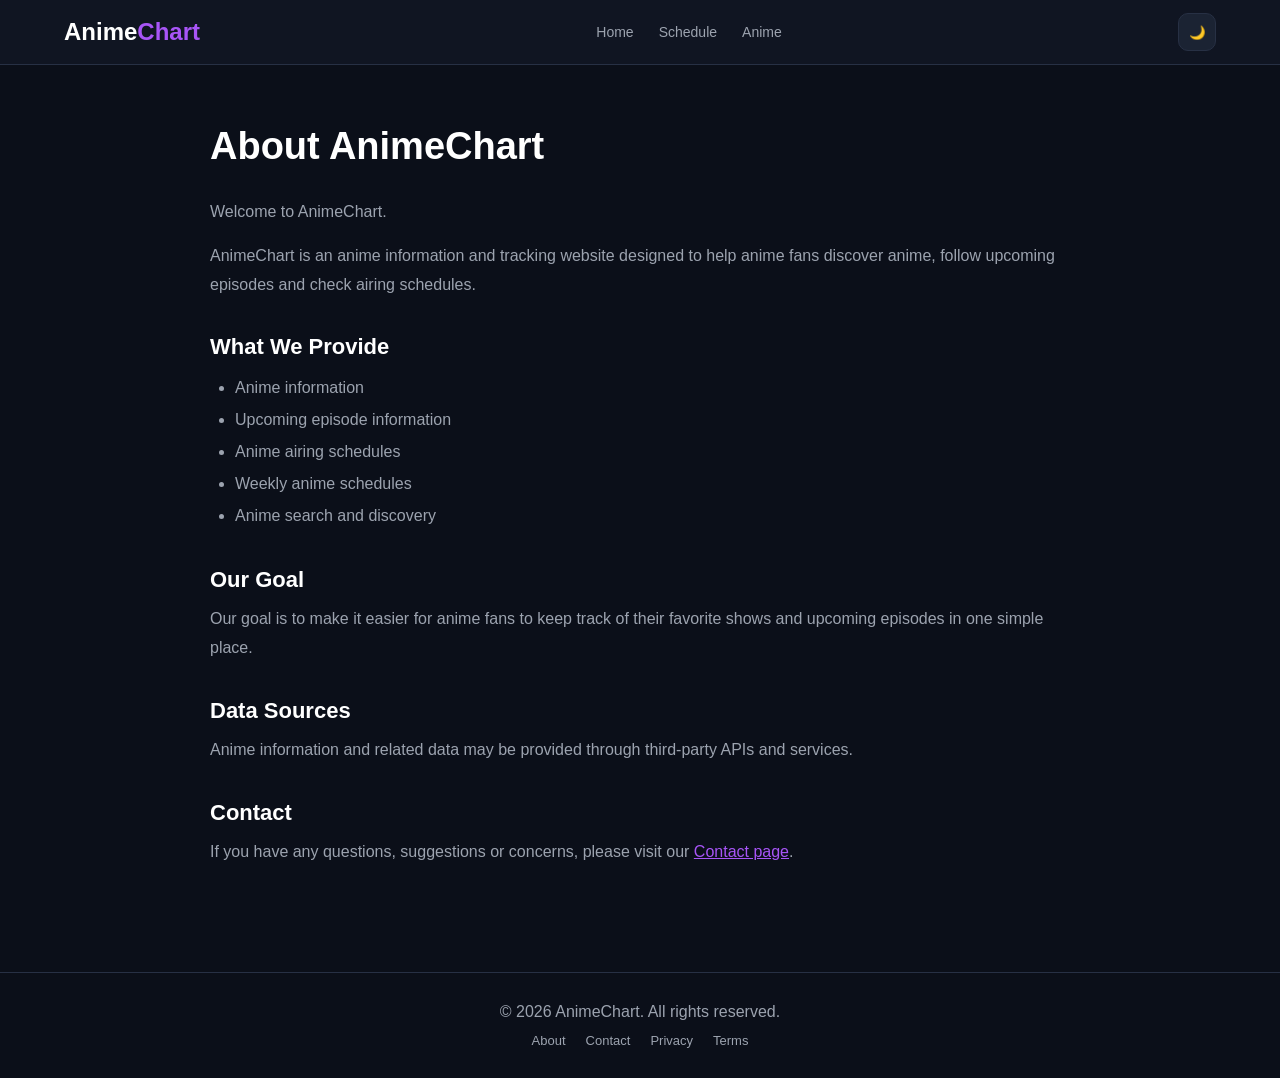
<file: about.html>
<!DOCTYPE html>
<html lang="en">

<head>

    <meta charset="UTF-8">

    <meta
        name="viewport"
        content="width=device-width, initial-scale=1.0"
    >

    <title>About Us - AnimeChart</title>

    <meta
        name="description"
        content="Learn more about AnimeChart, an anime schedule and episode tracking website."
    >

    <link
        rel="canonical"
        href="https://saventeam3-png.github.io/AnimeChart-/about.html"
    >

    <link rel="stylesheet" href="style.css">

</head>


<body>

<header class="header">

    <div class="logo">
        Anime<span>Chart</span>
    </div>

    <nav>

        <a href="index.html">
            Home
        </a>

        <a href="index.html#schedule">
            Schedule
        </a>

        <a href="index.html#anime">
            Anime
        </a>

    </nav>

    <button id="themeBtn">
        🌙
    </button>

</header>


<main class="legal-page">

    <h1>About AnimeChart</h1>

    <p>
        Welcome to AnimeChart.
    </p>

    <p>
        AnimeChart is an anime information and tracking
        website designed to help anime fans discover
        anime, follow upcoming episodes and check
        airing schedules.
    </p>

    <h2>What We Provide</h2>

    <ul>

        <li>
            Anime information
        </li>

        <li>
            Upcoming episode information
        </li>

        <li>
            Anime airing schedules
        </li>

        <li>
            Weekly anime schedules
        </li>

        <li>
            Anime search and discovery
        </li>

    </ul>


    <h2>Our Goal</h2>

    <p>
        Our goal is to make it easier for anime fans
        to keep track of their favorite shows and
        upcoming episodes in one simple place.
    </p>


    <h2>Data Sources</h2>

    <p>
        Anime information and related data may be
        provided through third-party APIs and services.
    </p>


    <h2>Contact</h2>

    <p>
        If you have any questions, suggestions or
        concerns, please visit our
        <a href="contact.html">Contact page</a>.
    </p>

</main>


<footer>

    <p>
        © 2026 AnimeChart. All rights reserved.
    </p>

    <div class="footer-links">

        <a href="about.html">About</a>

        <a href="contact.html">Contact</a>

        <a href="privacy.html">Privacy</a>

        <a href="terms.html">Terms</a>

    </div>

</footer>


<script>

const themeBtn =
    document.getElementById("themeBtn");

themeBtn.addEventListener("click", () => {

    document.body.classList.toggle("light");

    themeBtn.textContent =
        document.body.classList.contains("light")
            ? "☀️"
            : "🌙";

});

</script>

</body>
  </html>
</file>
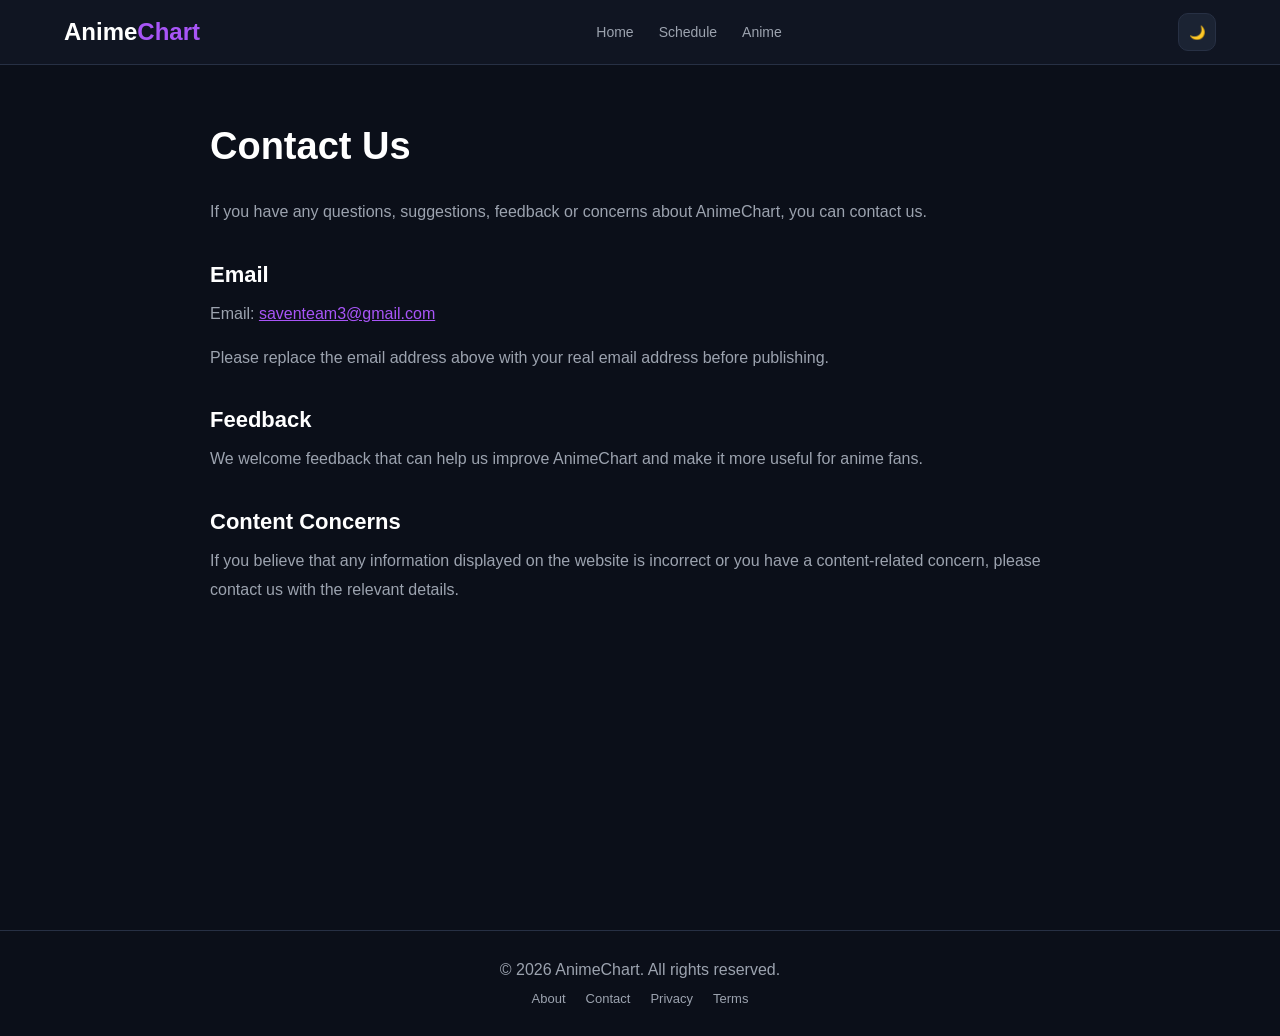
<file: contact.html>
<!DOCTYPE html>
<html lang="en">

<head>

    <meta charset="UTF-8">

    <meta
        name="viewport"
        content="width=device-width, initial-scale=1.0"
    >

    <title>Contact Us - AnimeChart</title>

    <meta
        name="description"
        content="Contact AnimeChart for questions, suggestions, feedback or website-related concerns."
    >

    <link
        rel="canonical"
        href="https://saventeam3-png.github.io/AnimeChart-/contact.html"
    >

    <link rel="stylesheet" href="style.css">

</head>


<body>

<header class="header">

    <div class="logo">
        Anime<span>Chart</span>
    </div>

    <nav>

        <a href="index.html">
            Home
        </a>

        <a href="index.html#schedule">
            Schedule
        </a>

        <a href="index.html#anime">
            Anime
        </a>

    </nav>

    <button id="themeBtn">
        🌙
    </button>

</header>


<main class="legal-page">

    <h1>Contact Us</h1>

    <p>
        If you have any questions, suggestions,
        feedback or concerns about AnimeChart,
        you can contact us.
    </p>


    <h2>Email</h2>

    <p>
        Email:
        <a href="mailto:saventeam3@gmail.com">
    saventeam3@gmail.com
        </a>
    </p>

    <p>
        Please replace the email address above
        with your real email address before publishing.
    </p>


    <h2>Feedback</h2>

    <p>
        We welcome feedback that can help us improve
        AnimeChart and make it more useful for anime fans.
    </p>


    <h2>Content Concerns</h2>

    <p>
        If you believe that any information displayed
        on the website is incorrect or you have a
        content-related concern, please contact us
        with the relevant details.
    </p>

</main>


<footer>

    <p>
        © 2026 AnimeChart. All rights reserved.
    </p>

    <div class="footer-links">

        <a href="about.html">About</a>

        <a href="contact.html">Contact</a>

        <a href="privacy.html">Privacy</a>

        <a href="terms.html">Terms</a>

    </div>

</footer>


<script>

const themeBtn =
    document.getElementById("themeBtn");

themeBtn.addEventListener("click", () => {

    document.body.classList.toggle("light");

    themeBtn.textContent =
        document.body.classList.contains("light")
            ? "☀️"
            : "🌙";

});

</script>

</body>
  </html>
</file>
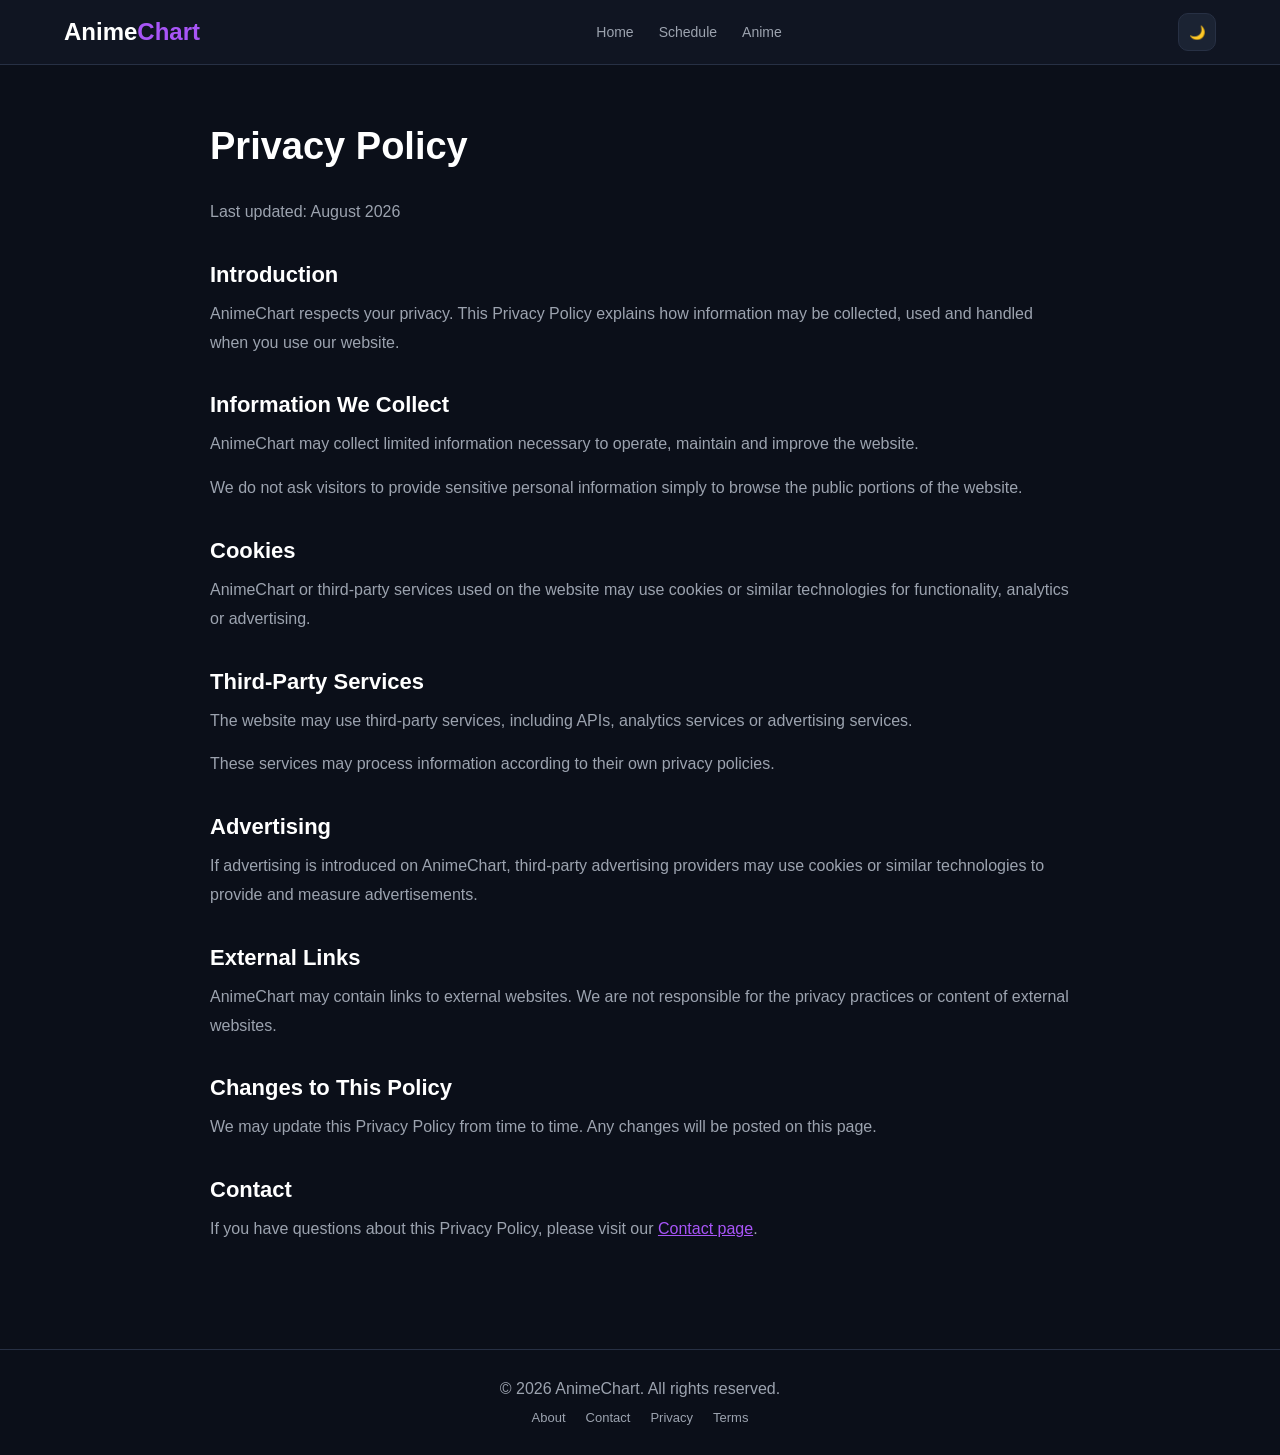
<file: privacy.html>
<!DOCTYPE html>
<html lang="en">

<head>

    <meta charset="UTF-8">

    <meta
        name="viewport"
        content="width=device-width, initial-scale=1.0"
    >

    <title>Privacy Policy - AnimeChart</title>

    <meta
        name="description"
        content="Read the AnimeChart Privacy Policy to learn how information may be handled when using our website."
    >

    <link
        rel="canonical"
        href="https://saventeam3-png.github.io/AnimeChart-/privacy.html"
    >

    <link rel="stylesheet" href="style.css">

</head>


<body>

<header class="header">

    <div class="logo">
        Anime<span>Chart</span>
    </div>

    <nav>

        <a href="index.html">
            Home
        </a>

        <a href="index.html#schedule">
            Schedule
        </a>

        <a href="index.html#anime">
            Anime
        </a>

    </nav>

    <button id="themeBtn">
        🌙
    </button>

</header>


<main class="legal-page">

    <h1>Privacy Policy</h1>

    <p>
        Last updated: August 2026
    </p>


    <h2>Introduction</h2>

    <p>
        AnimeChart respects your privacy. This Privacy
        Policy explains how information may be collected,
        used and handled when you use our website.
    </p>


    <h2>Information We Collect</h2>

    <p>
        AnimeChart may collect limited information
        necessary to operate, maintain and improve
        the website.
    </p>

    <p>
        We do not ask visitors to provide sensitive
        personal information simply to browse the
        public portions of the website.
    </p>


    <h2>Cookies</h2>

    <p>
        AnimeChart or third-party services used on the
        website may use cookies or similar technologies
        for functionality, analytics or advertising.
    </p>


    <h2>Third-Party Services</h2>

    <p>
        The website may use third-party services,
        including APIs, analytics services or advertising
        services.
    </p>

    <p>
        These services may process information according
        to their own privacy policies.
    </p>


    <h2>Advertising</h2>

    <p>
        If advertising is introduced on AnimeChart,
        third-party advertising providers may use
        cookies or similar technologies to provide
        and measure advertisements.
    </p>


    <h2>External Links</h2>

    <p>
        AnimeChart may contain links to external
        websites. We are not responsible for the
        privacy practices or content of external
        websites.
    </p>


    <h2>Changes to This Policy</h2>

    <p>
        We may update this Privacy Policy from time
        to time. Any changes will be posted on this
        page.
    </p>


    <h2>Contact</h2>

    <p>
        If you have questions about this Privacy Policy,
        please visit our
        <a href="contact.html">Contact page</a>.
    </p>

</main>


<footer>

    <p>
        © 2026 AnimeChart. All rights reserved.
    </p>

    <div class="footer-links">

        <a href="about.html">About</a>

        <a href="contact.html">Contact</a>

        <a href="privacy.html">Privacy</a>

        <a href="terms.html">Terms</a>

    </div>

</footer>


<script>

const themeBtn =
    document.getElementById("themeBtn");

themeBtn.addEventListener("click", () => {

    document.body.classList.toggle("light");

    themeBtn.textContent =
        document.body.classList.contains("light")
            ? "☀️"
            : "🌙";

});

</script>

</body>
</html>
</file>
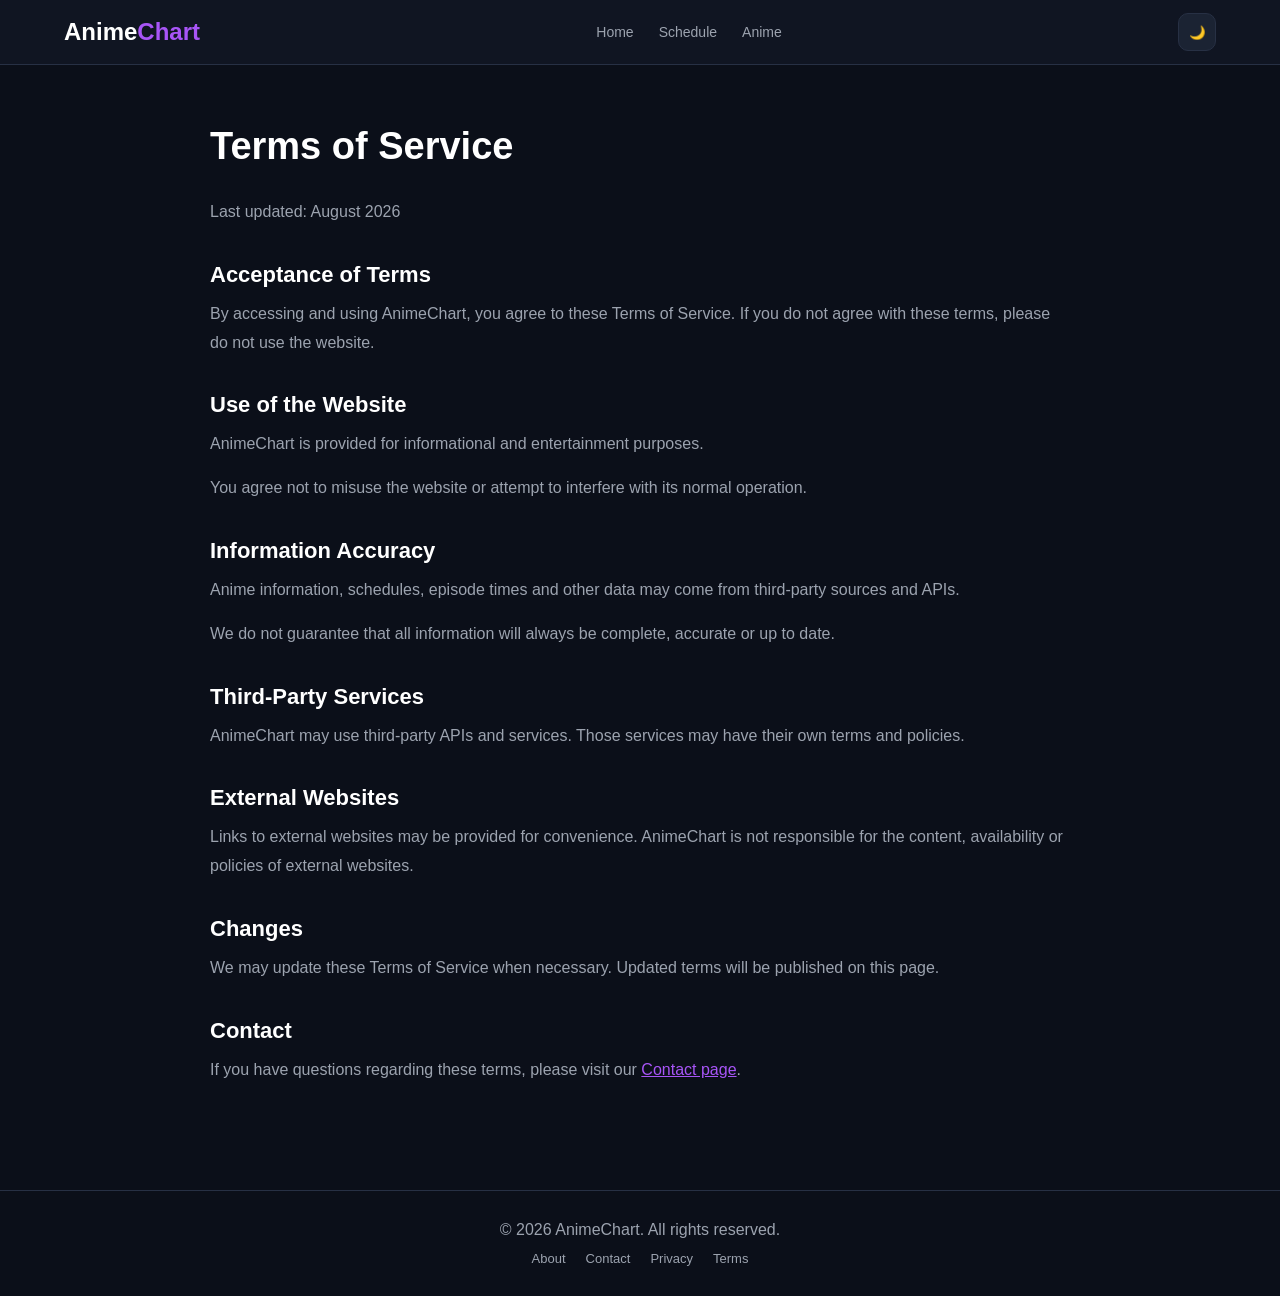
<file: terms.html>
<!DOCTYPE html>
<html lang="en">

<head>

    <meta charset="UTF-8">

    <meta
        name="viewport"
        content="width=device-width, initial-scale=1.0"
    >

    <title>Terms of Service - AnimeChart</title>

    <meta
        name="description"
        content="Read the AnimeChart Terms of Service and conditions for using our website."
    >

    <link
        rel="canonical"
        href="https://saventeam3-png.github.io/AnimeChart-/terms.html"
    >

    <link rel="stylesheet" href="style.css">

</head>


<body>

<header class="header">

    <div class="logo">
        Anime<span>Chart</span>
    </div>

    <nav>

        <a href="index.html">
            Home
        </a>

        <a href="index.html#schedule">
            Schedule
        </a>

        <a href="index.html#anime">
            Anime
        </a>

    </nav>

    <button id="themeBtn">
        🌙
    </button>

</header>


<main class="legal-page">

    <h1>Terms of Service</h1>

    <p>
        Last updated: August 2026
    </p>


    <h2>Acceptance of Terms</h2>

    <p>
        By accessing and using AnimeChart, you agree
        to these Terms of Service. If you do not agree
        with these terms, please do not use the website.
    </p>


    <h2>Use of the Website</h2>

    <p>
        AnimeChart is provided for informational and
        entertainment purposes.
    </p>

    <p>
        You agree not to misuse the website or attempt
        to interfere with its normal operation.
    </p>


    <h2>Information Accuracy</h2>

    <p>
        Anime information, schedules, episode times
        and other data may come from third-party sources
        and APIs.
    </p>

    <p>
        We do not guarantee that all information will
        always be complete, accurate or up to date.
    </p>


    <h2>Third-Party Services</h2>

    <p>
        AnimeChart may use third-party APIs and services.
        Those services may have their own terms and
        policies.
    </p>


    <h2>External Websites</h2>

    <p>
        Links to external websites may be provided for
        convenience. AnimeChart is not responsible for
        the content, availability or policies of
        external websites.
    </p>


    <h2>Changes</h2>

    <p>
        We may update these Terms of Service when
        necessary. Updated terms will be published
        on this page.
    </p>


    <h2>Contact</h2>

    <p>
        If you have questions regarding these terms,
        please visit our
        <a href="contact.html">Contact page</a>.
    </p>

</main>


<footer>

    <p>
        © 2026 AnimeChart. All rights reserved.
    </p>

    <div class="footer-links">

        <a href="about.html">About</a>

        <a href="contact.html">Contact</a>

        <a href="privacy.html">Privacy</a>

        <a href="terms.html">Terms</a>

    </div>

</footer>


<script>

const themeBtn =
    document.getElementById("themeBtn");

themeBtn.addEventListener("click", () => {

    document.body.classList.toggle("light");

    themeBtn.textContent =
        document.body.classList.contains("light")
            ? "☀️"
            : "🌙";

});

</script>

</body>
  </html>
</file>
<file: style.css>
* {
    margin: 0;
    padding: 0;
    box-sizing: border-box;
}

:root {
    --bg: #0b0f19;
    --card: #151b29;
    --card2: #1b2333;
    --text: #ffffff;
    --muted: #9ca3af;
    --accent: #7c3aed;
    --accent2: #a855f7;
    --border: #273044;
}

body {
    background: var(--bg);
    color: var(--text);
    font-family: Arial, Helvetica, sans-serif;
    min-height: 100vh;
}


/* HEADER */

.header {
    height: 65px;
    background: #101522;
    border-bottom: 1px solid var(--border);

    display: flex;
    align-items: center;
    justify-content: space-between;

    padding: 0 5%;
    position: sticky;
    top: 0;
    z-index: 100;
}

.logo {
    font-size: 24px;
    font-weight: 800;
}

.logo span {
    color: var(--accent2);
}

nav {
    display: flex;
    gap: 25px;
}

nav a {
    color: var(--muted);
    text-decoration: none;
    font-size: 14px;
}

nav a:hover {
    color: white;
}

#themeBtn {
    background: var(--card2);
    border: 1px solid var(--border);
    color: white;

    width: 38px;
    height: 38px;

    border-radius: 10px;
    cursor: pointer;
}


/* HERO */

.hero {
    text-align: center;
    padding: 70px 20px 50px;

    background:
        radial-gradient(
            circle at center,
            #24104d 0%,
            #0b0f19 55%
        );
}

.hero h1 {
    font-size: 48px;
    margin-bottom: 12px;
}

.hero p {
    color: var(--muted);
    font-size: 16px;
}


/* SECTION */

.section {
    max-width: 1200px;
    margin: auto;
    padding: 35px 20px;
}

.section-title {
    display: flex;
    align-items: center;
    justify-content: space-between;

    margin-bottom: 20px;
}

.section-title h2 {
    font-size: 24px;
}

.section-title span {
    color: var(--muted);
    font-size: 13px;
}


/* COUNTDOWN */

/* COUNTDOWN */

.countdown-box {
    display: flex;

    gap: 25px;

    overflow-x: auto;
    overflow-y: hidden;

    padding: 10px 5px 20px;

    min-height: auto;

    background: transparent;

    border: none;

    border-radius: 0;

    scroll-behavior: smooth;

    scrollbar-width: thin;
}

.countdown-box::-webkit-scrollbar {
    height: 8px;
}

.countdown-box::-webkit-scrollbar-track {
    background: var(--card);
    border-radius: 10px;
}

.countdown-box::-webkit-scrollbar-thumb {
    background: var(--accent);
    border-radius: 10px;
}

.countdown-card {
    flex: 0 0 330px;

    background: var(--card);

    border: 3px solid #ff4444;

    border-radius: 22px;

    overflow: hidden;

    cursor: pointer;

    transition:
        transform .25s,
        border-color .25s;

    box-shadow:
        0 8px 25px rgba(0, 0, 0, .25);
}

.countdown-card:hover {
    transform: translateY(-5px);
    border-color: #ff5555;
}

.countdown-card > img {
    width: 100%;
    height: 300px;

    object-fit: cover;

    display: block;
}

.countdown-card-info {
    padding: 20px;
}

.next-airing {
    color: #ff5555;

    font-size: 14px;

    font-weight: 700;

    margin-bottom: 10px;
}

.countdown-card-info h3 {
    font-size: 22px;

    line-height: 1.25;

    margin-bottom: 12px;

    display: -webkit-box;

    -webkit-line-clamp: 2;

    -webkit-box-orient: vertical;

    overflow: hidden;

    min-height: 55px;
}

.countdown-episode {
    color: var(--accent2);

    font-size: 18px;

    margin-bottom: 20px;
}

.countdown-label {
    color: var(--text);

    font-size: 15px;

    margin-bottom: 10px;
}

.mini-timer {
    display: flex;

    gap: 8px;
}

.mini-timer div {
    background: var(--card2);

    border: 1px solid var(--border);

    border-radius: 10px;

    padding: 9px 8px;

    min-width: 58px;

    text-align: center;
}

.mini-timer strong {
    display: block;

    font-size: 19px;
}

.mini-timer small {
    display: block;

    color: var(--muted);

    font-size: 10px;

    margin-top: 3px;
}


/* DAYS */

.days {
    display: flex;
    gap: 8px;
    overflow-x: auto;
    margin-bottom: 20px;
}

.day {
    background: var(--card);
    border: 1px solid var(--border);

    color: var(--muted);

    padding: 10px 18px;
    border-radius: 8px;

    cursor: pointer;
}

.day:hover,
.day.active {
    background: var(--accent);
    color: white;
    border-color: var(--accent);
}


/* SCHEDULE */

.schedule-list {
    display: grid;
    gap: 10px;
}

.schedule-item {
    background: var(--card);
    border: 1px solid var(--border);

    border-radius: 12px;

    padding: 12px;

    display: flex;
    align-items: center;
    gap: 15px;
}

.schedule-item img {
    width: 55px;
    height: 75px;

    object-fit: cover;
    border-radius: 7px;
}

.schedule-info {
    flex: 1;
}

.schedule-info h3 {
    font-size: 15px;
    margin-bottom: 6px;
}

.schedule-info p {
    color: var(--muted);
    font-size: 13px;
}

.schedule-time {
    color: var(--accent2);
    font-size: 14px;
}


/* SEARCH */

#search {
    background: var(--card);
    border: 1px solid var(--border);

    color: white;

    padding: 11px 15px;

    border-radius: 8px;

    outline: none;

    width: 230px;
}

#search:focus {
    border-color: var(--accent);
}


/* ANIME GRID */

.anime-grid {
    display: grid;

    grid-template-columns:
        repeat(auto-fill, minmax(170px, 1fr));

    gap: 18px;
}

.anime-card {
    background: var(--card);

    border: 1px solid var(--border);

    border-radius: 12px;

    overflow: hidden;

    transition: 0.25s;

    cursor: pointer;
}

.anime-card:hover {
    transform: translateY(-5px);
    border-color: var(--accent);
}

.anime-card img {
    width: 100%;
    height: 245px;

    object-fit: cover;

    display: block;
}

.anime-info {
    padding: 12px;
}

.anime-info h3 {
    font-size: 14px;

    white-space: nowrap;
    overflow: hidden;
    text-overflow: ellipsis;

    margin-bottom: 8px;
}

.anime-meta {
    display: flex;
    justify-content: space-between;

    color: var(--muted);

    font-size: 12px;
}


/* LOADING */

.loading {
    color: var(--muted);
    padding: 30px;
    text-align: center;
    width: 100%;
}


/* FOOTER */

footer {
    border-top: 1px solid var(--border);

    text-align: center;

    padding: 30px;

    color: var(--muted);

    margin-top: 30px;
}


/* LIGHT MODE */

body.light {
    --bg: #f5f5f7;
    --card: #ffffff;
    --card2: #f0f0f3;
    --text: #111827;
    --muted: #6b7280;
    --border: #ddddE5;
}

body.light .header {
    background: white;
}


/* MOBILE */

@media (max-width: 700px) {

    .header {
        padding: 0 15px;
    }

    nav {
        display: none;
    }

    .hero h1 {
        font-size: 36px;
    }

    .section {
        padding: 25px 15px;
    }

    .countdown-box {
    gap: 10px;
    padding: 5px 0 12px;
}

.countdown-card {
    flex: 0 0 180px;
    border-radius: 13px;
    border-width: 2px;
}

.countdown-card > img {
    height: 145px;
}

.countdown-card-info {
    padding: 9px;
}

.next-airing {
    font-size: 9px;
    margin-bottom: 5px;
}

.countdown-card-info h3 {
    font-size: 13px;
    line-height: 1.2;
    min-height: 32px;
    margin-bottom: 5px;
}

.countdown-episode {
    font-size: 12px;
    margin-bottom: 7px;
}

.countdown-label {
    font-size: 10px;
    margin-bottom: 5px;
}

.mini-timer {
    gap: 3px;
}

.mini-timer div {
    min-width: 36px;
    padding: 5px 2px;
    border-radius: 6px;
}

.mini-timer strong {
    font-size: 12px;
}

.mini-timer small {
    font-size: 7px;
}

    .section-title {
        gap: 10px;
        flex-wrap: wrap;
    }

    #search {
        width: 100%;
    }

    .anime-grid {
        grid-template-columns:
            repeat(2, minmax(0, 1fr));

        gap: 12px;
    }

    .anime-card img {
        height: 220px;
    }
}
.details-page {
    min-height: calc(100vh - 65px);
}


.details-hero {
    min-height: 600px;

    background-size: cover;
    background-position: center;

    padding: 60px 20px;
}


.details-main {
    max-width: 1100px;
    margin: auto;

    display: flex;
    gap: 35px;

    align-items: flex-start;
}


.details-poster {
    width: 280px;
    height: 400px;

    object-fit: cover;

    border-radius: 14px;

    box-shadow:
        0 20px 50px rgba(0,0,0,.45);
}


.details-info {
    flex: 1;
}


.details-info h1 {
    font-size: 42px;
    margin-bottom: 8px;
}


.romaji {
    color: var(--muted);
    margin-bottom: 20px;
}


.details-tags {
    display: flex;
    gap: 8px;
    flex-wrap: wrap;

    margin-bottom: 25px;
}


.details-tags span {
    background: var(--card2);

    border: 1px solid var(--border);

    padding: 7px 12px;

    border-radius: 7px;

    font-size: 12px;
}


.details-stats {
    display: flex;
    gap: 12px;

    margin-bottom: 25px;
}


.details-stats div {
    background: var(--card);

    border: 1px solid var(--border);

    padding: 12px 18px;

    border-radius: 10px;

    min-width: 100px;
}


.details-stats strong {
    display: block;
    font-size: 16px;
}


.details-stats small {
    color: var(--muted);
    font-size: 11px;
}


.details-next {
    background: var(--card);

    border: 1px solid var(--border);

    border-radius: 12px;

    padding: 18px;

    margin-bottom: 25px;
}


.details-next h3 {
    margin-bottom: 8px;
}


.details-next p {
    color: var(--accent2);
}


.details-timer {
    display: flex;
    gap: 10px;

    margin-top: 15px;
}


.details-timer div {
    background: var(--card2);

    border: 1px solid var(--border);

    padding: 10px 15px;

    border-radius: 8px;

    text-align: center;
}


.details-timer strong {
    display: block;
    font-size: 20px;
}


.details-timer small {
    color: var(--muted);
    font-size: 10px;
}


.description {
    margin-bottom: 25px;
}


.description h2 {
    margin-bottom: 10px;
}


.description p {
    color: #c5cad5;
    line-height: 1.8;
}


.extra-info {
    color: var(--muted);
    line-height: 2;
}


.extra-info strong {
    color: white;
}


@media (max-width: 700px) {

    .details-hero {
        padding: 30px 15px;
    }


    .details-main {
        flex-direction: column;
        align-items: center;
    }


    .details-poster {
        width: 200px;
        height: 285px;
    }


    .details-info {
        width: 100%;
    }


    .details-info h1 {
        font-size: 28px;
    }


    .details-stats {
        flex-wrap: wrap;
    }


    .details-stats div {
        flex: 1;
        min-width: 80px;
    }


    .details-timer {
        flex-wrap: wrap;
    }

}


/* ========================================
   WEEKLY SCHEDULE UPGRADE
======================================== */

.schedule-item {
    cursor: pointer;

    transition:
        transform .2s,
        border-color .2s,
        background .2s;
}

.schedule-item:hover {
    transform: translateX(4px);

    border-color: var(--accent);

    background: var(--card2);
}


.schedule-right {
    min-width: 90px;

    display: flex;
    flex-direction: column;

    align-items: flex-end;

    gap: 7px;
}


.schedule-time {
    font-weight: 600;

    color: var(--accent2);
}


.schedule-upcoming {
    font-size: 11px;

    color: #9ca3af;

    background: var(--card2);

    padding: 4px 7px;

    border-radius: 5px;
}


.schedule-live {
    font-size: 11px;

    color: #ff5f5f;

    font-weight: 600;
}


.schedule-aired {
    font-size: 11px;

    color: #6b7280;
}


.schedule-empty {
    background: var(--card);

    border: 1px solid var(--border);

    border-radius: 12px;

    text-align: center;

    padding: 45px 20px;
}


.empty-icon {
    font-size: 35px;

    margin-bottom: 10px;
}


.schedule-empty h3 {
    margin-bottom: 7px;
}


.schedule-empty p {
    color: var(--muted);

    font-size: 13px;
}


/* Mobile */

@media (max-width: 600px) {

    .schedule-item {
        gap: 10px;
    }


    .schedule-item img {
        width: 50px;
        height: 70px;
    }


    .schedule-right {
        min-width: 70px;
    }


    .schedule-time {
        font-size: 12px;
    }

}

/* ========================================
   PRO ANIME CARDS
======================================== */

.anime-poster {
    position: relative;
}


.anime-poster img {
    width: 100%;
    height: 245px;
    object-fit: cover;
    display: block;
}


.anime-format {
    position: absolute;

    top: 8px;
    left: 8px;

    background: var(--accent);

    color: white;

    padding: 5px 8px;

    border-radius: 6px;

    font-size: 10px;

    font-weight: bold;

    text-transform: uppercase;
}


.anime-extra {
    display: flex;

    justify-content: space-between;

    gap: 5px;

    margin-top: 8px;

    color: var(--muted);

    font-size: 10px;
}


.anime-extra span {
    overflow: hidden;

    white-space: nowrap;

    text-overflow: ellipsis;
}


.anime-card:hover .anime-poster img {
    transform: scale(1.03);
}


.anime-poster img {
    transition: transform .25s ease;
}


@media (max-width: 600px) {

    .anime-poster img {
        height: 220px;
    }

    .anime-extra {
        font-size: 9px;
    }

}
/* ========================================
   SEASON SELECTOR
======================================== */

.season-section {
    max-width: 1200px;
    margin: auto;
    padding: 20px 20px 5px;
}

.season-header {
    display: flex;
    align-items: center;
    justify-content: space-between;
    margin-bottom: 15px;
}

.season-header h2 {
    font-size: 20px;
}

.season-header span {
    color: var(--muted);
    font-size: 13px;
}

.season-buttons {
    display: flex;
    gap: 8px;
    overflow-x: auto;
}

.season-btn {
    background: var(--card);
    border: 1px solid var(--border);
    color: var(--muted);

    padding: 10px 20px;
    border-radius: 8px;

    cursor: pointer;
    white-space: nowrap;

    transition: .2s;
}

.season-btn:hover {
    border-color: var(--accent);
    color: white;
}

.season-btn.active {
    background: var(--accent);
    border-color: var(--accent);
    color: white;
}
/* ========================================
   LOADING
======================================== */

.loading {
    width: 100%;
    text-align: center;
    padding: 45px 20px;
    color: var(--muted);
}


.loading-spinner {
    width: 35px;
    height: 35px;

    border: 3px solid var(--border);
    border-top-color: var(--accent);

    border-radius: 50%;

    margin: 0 auto 15px;

    animation: animeSpin .8s linear infinite;
}


@keyframes animeSpin {

    to {
        transform: rotate(360deg);
    }

}


.loading small {
    display: block;

    margin-top: 8px;

    color: var(--muted);
}


.retry-btn {
    background: var(--accent);

    border: none;

    color: white;

    padding: 10px 18px;

    border-radius: 8px;

    cursor: pointer;

    font-size: 14px;
}


.retry-btn:hover {
    opacity: .85;
}
/* ========================================
   YEAR SELECTOR
======================================== */

.year-selector {

    display: flex;

    gap: 8px;

    margin-bottom: 12px;

    overflow-x: auto;

    scrollbar-width: none;

}


.year-selector::-webkit-scrollbar {
    display: none;
}


.year-btn {

    background: var(--card);

    border: 1px solid var(--border);

    color: var(--muted);

    padding: 9px 18px;

    border-radius: 8px;

    cursor: pointer;

    white-space: nowrap;

    font-weight: 600;

    transition: .2s;

}


.year-btn:hover {

    border-color: var(--accent);

    color: white;

}


.year-btn.active {

    background: var(--accent);

    border-color: var(--accent);

    color: white;

}
/* ========================================
   ANIME DATE BADGE
======================================== */

.anime-poster {
    position: relative;
}


.anime-date-badge {
    position: absolute;

    top: 18px;
    left: 18px;

    background: rgba(0, 0, 0, 0.82);

    color: white;

    padding: 10px 14px;

    border-radius: 10px;

    font-size: 15px;

    font-weight: 500;

    z-index: 5;

    backdrop-filter: blur(5px);

    box-shadow:
        0 4px 12px rgba(0, 0, 0, .3);
}


@media (max-width: 600px) {

    .anime-date-badge {

        top: 10px;
        left: 10px;

        padding: 7px 10px;

        font-size: 11px;

        border-radius: 7px;

    }

}
/* ========================================
   ANIME TRAILER
======================================== */

.anime-trailer {
    margin: 30px 0;
}

.anime-trailer h2 {
    margin-bottom: 15px;
}

.trailer-container {
    position: relative;

    width: 100%;

    aspect-ratio: 16 / 9;

    overflow: hidden;

    border-radius: 14px;

    background: #000;

    border: 1px solid var(--border);

    box-shadow:
        0 15px 40px rgba(0, 0, 0, .35);
}

.trailer-container iframe {
    width: 100%;
    height: 100%;

    border: 0;

    display: block;
}


@media (max-width: 600px) {

    .anime-trailer {
        margin: 25px 0;
    }

    .trailer-container {
        border-radius: 10px;
    }

}


/* ========================================
   COMPACT PROFILE
======================================== */

.user-area {
    position: relative;
    flex-shrink: 0;
}

.user-menu {
    position: relative;
}


/* Small Profile Button */

.user-btn {
    width: 42px;
    height: 42px;

    padding: 0;

    display: flex;
    align-items: center;
    justify-content: center;

    gap: 0;

    border: 1px solid var(--border);

    border-radius: 50%;

    background: var(--card);

    color: var(--text);

    cursor: pointer;

    transition: .2s ease;
}


.user-btn:hover {
    border-color: var(--accent);

    transform: scale(1.05);
}


/* Hide Email from Navbar */

.user-btn span:first-child {
    display: none;
}


/* Arrow */

.user-btn span:last-child {
    display: none;
}


/* Profile Icon */

.user-btn::before {
    content: "👤";

    font-size: 20px;
}


/* ========================================
   DROPDOWN
======================================== */

.user-dropdown {

    position: absolute;

    right: 0;

    top: calc(100% + 8px);

    width: 220px;

    padding: 10px;

    background: var(--card);

    border: 1px solid var(--border);

    border-radius: 12px;

    box-shadow:
        0 15px 40px rgba(0,0,0,.4);

    opacity: 0;

    visibility: hidden;

    transform:
        translateY(-8px)
        scale(.96);

    transition: .2s ease;

    z-index: 1000;
}


.user-dropdown.show {

    opacity: 1;

    visibility: visible;

    transform:
        translateY(0)
        scale(1);
}


/* Email inside dropdown */

.user-email {

    padding: 10px;

    border-bottom:
        1px solid var(--border);

    margin-bottom: 6px;
}


.user-email small {

    display: block;

    color: var(--muted);

    font-size: 10px;

    margin-bottom: 5px;
}


.user-email span {

    display: block;

    color: var(--text);

    font-size: 12px;

    overflow: hidden;

    text-overflow: ellipsis;

    white-space: nowrap;
}


/* Logout */

.user-dropdown button {

    width: 100%;

    padding: 10px;

    border: none;

    border-radius: 8px;

    background: transparent;

    color: #ff6b6b;

    text-align: left;

    cursor: pointer;
}


.user-dropdown button:hover {

    background:
        rgba(255,255,255,.06);
}


/* ========================================
   MOBILE
======================================== */

@media (max-width: 600px) {

    .user-btn {

        width: 38px;

        height: 38px;
    }


    .user-btn::before {

        font-size: 18px;
    }


    .user-dropdown {

        width: 200px;
    }

}










/* ========================================
   SEARCH EMPTY
======================================== */

.search-empty {

    grid-column: 1 / -1;

    text-align: center;

    padding: 70px 20px;

    color: var(--muted);

}


.search-empty-icon {

    font-size: 45px;

    margin-bottom: 15px;

    opacity: .8;

}


.search-empty h2 {

    color: var(--text);

    margin-bottom: 8px;

    font-size: 22px;

}


.search-empty p {

    font-size: 13px;

}


.search-empty strong {

    color: var(--accent);

}
/* ========================================
   LEGAL / INFORMATION PAGES
======================================== */

.legal-page {

    max-width: 900px;

    margin: 0 auto;

    padding: 60px 20px;

    min-height: calc(100vh - 65px);

}


.legal-page h1 {

    font-size: 38px;

    margin-bottom: 30px;

}


.legal-page h2 {

    font-size: 22px;

    margin-top: 35px;

    margin-bottom: 12px;

}


.legal-page p {

    color: var(--muted);

    line-height: 1.8;

    margin-bottom: 15px;

}


.legal-page ul {

    color: var(--muted);

    line-height: 2;

    padding-left: 25px;

}


.legal-page a {

    color: var(--accent2);

}


footer {

    border-top: 1px solid var(--border);

}


.footer-links {

    display: flex;

    justify-content: center;

    gap: 20px;

    flex-wrap: wrap;

    margin-top: 12px;

}


.footer-links a {

    color: var(--muted);

    text-decoration: none;

    font-size: 13px;

}


.footer-links a:hover {

    color: white;

}


@media (max-width: 600px) {

    .legal-page {

        padding: 40px 18px;

    }


    .legal-page h1 {

        font-size: 30px;

    }


    .legal-page h2 {

        font-size: 20px;

    }

}
</file>
